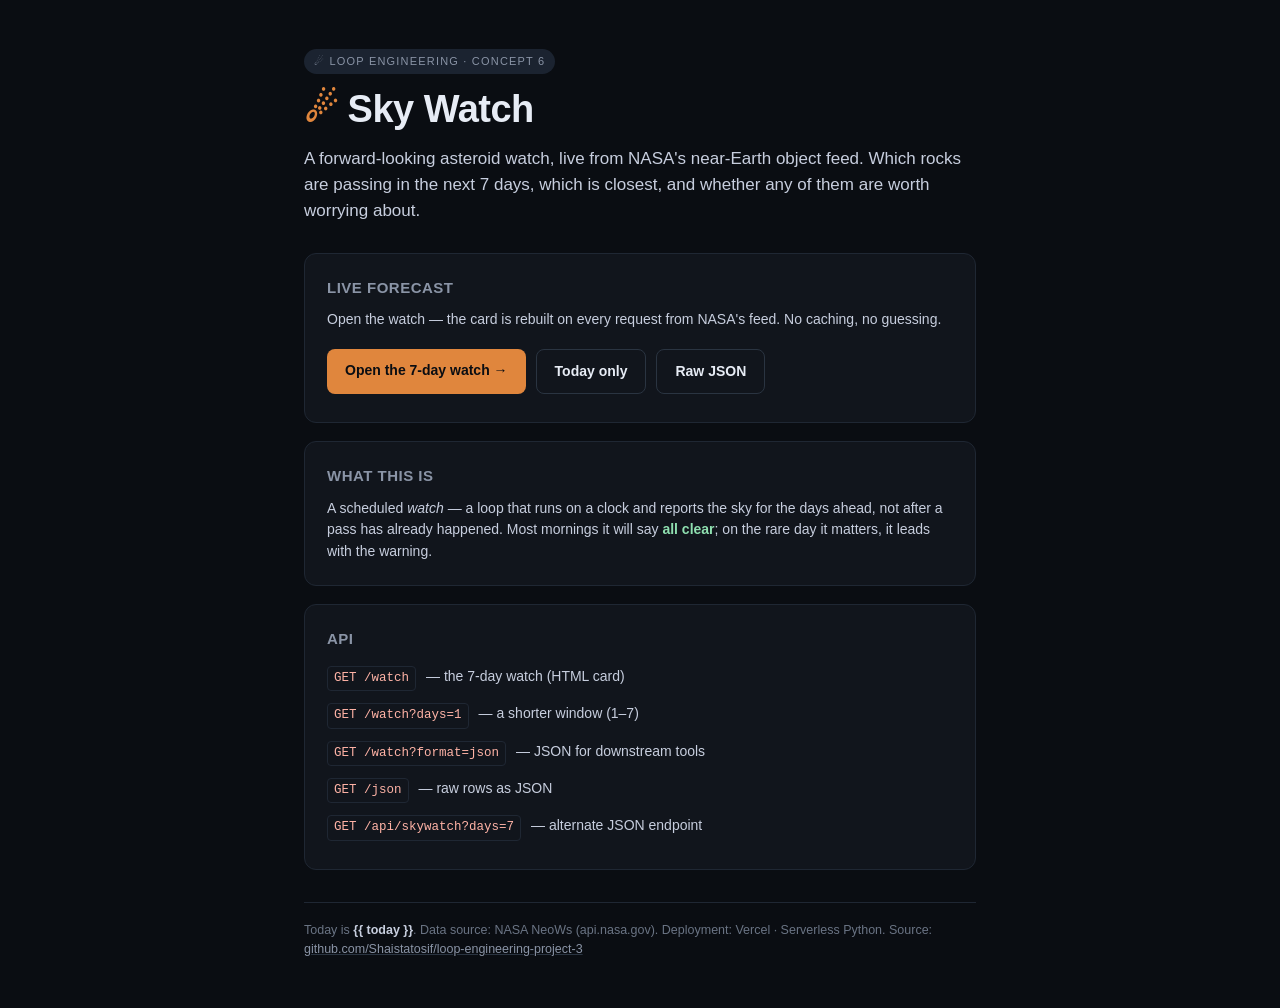
<file: sky-watch-web/templates/index.html>
<!doctype html>
<html lang="en">
<head>
<meta charset="utf-8" />
<meta name="viewport" content="width=device-width,initial-scale=1" />
<title>Sky Watch — Near-Earth Asteroids, Live</title>
<meta name="description" content="A forward-looking asteroid watch. Live NASA data, refreshed on every request." />
<style>
  *{box-sizing:border-box;margin:0;padding:0}
  body{background:#0a0d12;color:#e7ecf5;font-family:-apple-system,Segoe UI,Roboto,Helvetica,Arial,sans-serif;line-height:1.55;min-height:100vh}
  .wrap{max-width:720px;margin:0 auto;padding:48px 24px}
  .badge{display:inline-block;background:#1b2330;color:#8a94a6;font-size:11px;letter-spacing:1.2px;padding:4px 10px;border-radius:999px;text-transform:uppercase}
  h1{font-size:38px;letter-spacing:-.5px;margin:14px 0 6px;line-height:1.15}
  h1 .comet{color:#e0863d}
  p.lead{color:#c7cede;font-size:17px;margin:14px 0 28px}
  .card{background:#11151c;border:1px solid #1f2733;border-radius:12px;padding:22px;margin:18px 0}
  .card h2{font-size:15px;color:#8a94a6;letter-spacing:.5px;text-transform:uppercase;margin-bottom:10px;font-weight:600}
  .row{display:flex;flex-wrap:wrap;gap:10px;margin:18px 0 6px}
  a.btn{display:inline-block;background:#e0863d;color:#0a0d12;font-weight:600;text-decoration:none;padding:11px 18px;border-radius:8px;font-size:14px;transition:transform .1s}
  a.btn:hover{transform:translateY(-1px)}
  a.btn.ghost{background:transparent;color:#e7ecf5;border:1px solid #2a3441}
  ul{list-style:none;margin-top:8px}
  li{padding:6px 0;color:#c7cede;font-size:14px;display:flex;gap:10px}
  li code{background:#11151c;border:1px solid #1f2733;padding:2px 6px;border-radius:4px;color:#ffb3a6;font-size:12.5px;white-space:nowrap}
  .meta{color:#6a7484;font-size:12.5px;margin-top:32px;border-top:1px solid #1f2733;padding-top:18px}
  .meta a{color:#8a94a6;text-decoration:underline;text-decoration-color:#2a3441}
</style>
</head>
<body>
<div class="wrap">
  <span class="badge">☄ Loop Engineering · Concept 6</span>
  <h1><span class="comet">☄</span> Sky Watch</h1>
  <p class="lead">A forward-looking asteroid watch, live from NASA's near-Earth object feed. Which rocks are passing in the next 7 days, which is closest, and whether any of them are worth worrying about.</p>

  <div class="card">
    <h2>Live forecast</h2>
    <p style="color:#c7cede;font-size:14px">Open the watch — the card is rebuilt on every request from NASA's feed. No caching, no guessing.</p>
    <div class="row">
      <a class="btn" href="/watch">Open the 7-day watch →</a>
      <a class="btn ghost" href="/watch?days=1">Today only</a>
      <a class="btn ghost" href="/json">Raw JSON</a>
    </div>
  </div>

  <div class="card">
    <h2>What this is</h2>
    <p style="color:#c7cede;font-size:14px">A scheduled <em>watch</em> — a loop that runs on a clock and reports the sky for the days ahead, not after a pass has already happened. Most mornings it will say <strong style="color:#8fe0b0">all clear</strong>; on the rare day it matters, it leads with the warning.</p>
  </div>

  <div class="card">
    <h2>API</h2>
    <ul>
      <li><code>GET /watch</code> — the 7-day watch (HTML card)</li>
      <li><code>GET /watch?days=1</code> — a shorter window (1–7)</li>
      <li><code>GET /watch?format=json</code> — JSON for downstream tools</li>
      <li><code>GET /json</code> — raw rows as JSON</li>
      <li><code>GET /api/skywatch?days=7</code> — alternate JSON endpoint</li>
    </ul>
  </div>

  <div class="meta">
    Today is <strong style="color:#c7cede">{{ today }}</strong>. Data source: NASA NeoWs (api.nasa.gov). Deployment: Vercel · Serverless Python. Source: <a href="https://github.com/Shaistatosif/loop-engineering-project-3">github.com/Shaistatosif/loop-engineering-project-3</a>
  </div>
</div>
</body>
</html>
</file>
